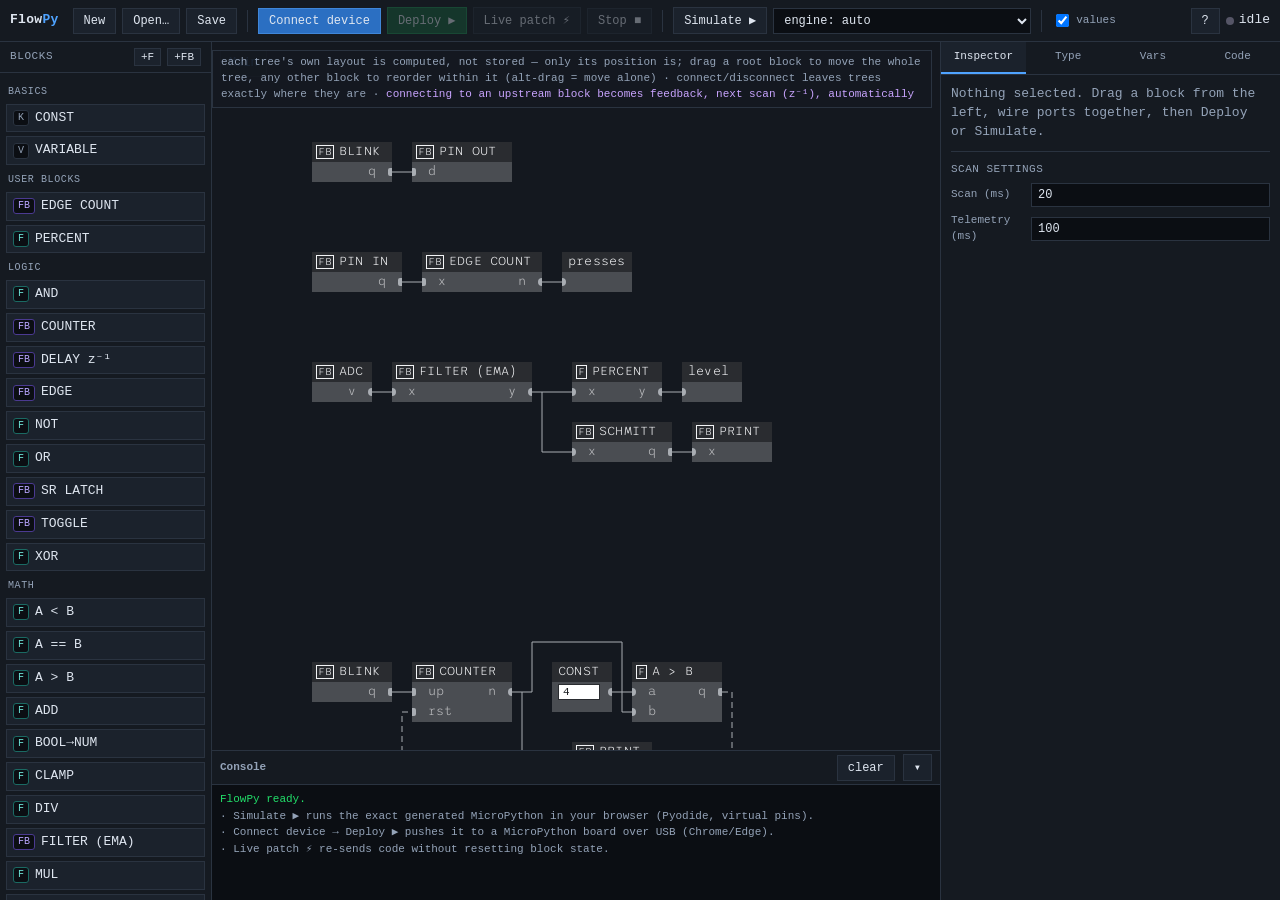
<file: index.html>
<!DOCTYPE html>
<html lang="en">
<head>
<meta charset="utf-8">
<meta name="viewport" content="width=device-width, initial-scale=1">
<title>FlowPy — node IDE for MicroPython</title>
<link rel="stylesheet" href="css/style.css">
<link rel="manifest" href="manifest.webmanifest">
<link rel="icon" href="icon.svg" type="image/svg+xml">
<meta name="theme-color" content="#000000">
</head>
<body>
<div id="app">
<div id="top">
  <div class="brand">Flow<span>Py</span></div>
  <button id="bNew">New</button>
  <button id="bLoad">Open…</button>
  <button id="bSave">Save</button>
  <input id="fileIn" type="file" accept=".py" style="display:none">
  <div class="sep"></div>
  <button id="bConnect" class="pri">Connect device</button>
  <button id="bDeploy" class="ok" disabled>Deploy ▶</button>
  <button id="bPatch" disabled title="Push code changes without resetting state">Live patch ⚡</button>
  <button id="bStop" disabled>Stop ■</button>
  <div class="sep"></div>
  <button id="bSim">Simulate ▶</button>
  <select id="engine" title="simulation engine">
    <option value="auto">engine: auto</option>
    <option value="py">engine: Python (Pyodide, exact)</option>
    <option value="js">engine: fast (offline)</option>
  </select>
  <div class="sep"></div>
  <label style="display:flex;align-items:center;gap:4px"><input type="checkbox" id="cbVals" checked style="width:auto"> values</label>
  <div class="sp"></div>
  <button id="bHelp" title="help">?</button>
  <div id="status"><span class="dot" id="dot"></span><span id="statusTxt">idle</span></div>
</div>
<div id="main">
  <div id="left">
    <div class="panelhd">Blocks <span class="sp" style="flex:1"></span>
      <button id="bNewF" title="New stateless function">+F</button>
      <button id="bNewFB" title="New function block (stateful)">+FB</button>
    </div>
    <div class="scroll" style="flex:1"><div id="pal"></div></div>
  </div>
  <div id="center">
    <div id="cwrap">
      <div id="world">
        <svg id="wires"><g id="wireg" transform="translate(20000,20000)"></g></svg>
        <div id="nodes"></div>
      </div>
      <div id="crumb"></div>
      <div id="hint">each tree's own layout is computed, not stored — only its position is; drag a root block to move the whole tree, any other block to reorder within it (alt-drag = move alone) · connect/disconnect leaves trees exactly where they are · <span style="color:#c9a4ff">connecting to an upstream block becomes feedback, next scan (z⁻¹), automatically</span></div>
    </div>
    <div id="bottom">
      <div id="conhd"><b>Console</b><span id="rate"></span><span class="sp" style="flex:1"></span>
        <button id="bClear">clear</button><button id="bMin">▾</button></div>
      <div id="con" class="scroll"></div>
    </div>
  </div>
  <div id="right">
    <div class="tabs">
      <div class="tab on" data-t="insp">Inspector</div>
      <div class="tab" data-t="type">Type</div>
      <div class="tab" data-t="vars">Vars</div>
      <div class="tab" data-t="code">Code</div>
    </div>
    <div class="tabbody" id="tb-insp"></div>
    <div class="tabbody" id="tb-type" style="display:none"></div>
    <div class="tabbody" id="tb-vars" style="display:none"></div>
    <div class="tabbody" id="tb-code" style="display:none"></div>
  </div>
</div>
</div>
<div id="ghost"></div>
<div id="modal"><div class="mbox" id="mbox"></div></div>
<script src="js/model.js"></script>
<script src="js/editor.js"></script>
<script src="js/router.js"></script>
<script src="js/codegen.js"></script>
<script src="js/sim-fast.js"></script>
<script src="js/device.js"></script>
<script>
if('serviceWorker' in navigator){
  window.addEventListener('load', ()=>{ navigator.serviceWorker.register('sw.js').catch(()=>{}); });
}
</script>
</body>
</html>
</file>
<file: css/style.css>
/* self-hosted (OFL-licensed, no CDN at runtime — this app needs to work
   offline) — rounded/thin geometric monospace for block titles, the closest
   available match to the line-font reference image. Only the weight
   actually used (300) is downloaded. */
@font-face{font-family:'Sono';font-style:normal;font-weight:300;font-display:swap;
  src:url('../fonts/Sono-Light.woff2') format('woff2')}
:root{
  --bg:#0e1116; --bg2:#151a21; --bg3:#1b222c; --line:#2a3340; --line2:#38445a;
  --fg:#dfe6f0; --fg2:#94a3b8; --acc:#4fa3ff; --acc2:#2b6fc2;
  --ok:#22e06a; --warn:#f5b23f; --err:#ff5d5d;
  --fb:#7c5cff; --f:#00b3a4; --io:#f5883f; --varc:#e0679b; --konst:#8a94a6;
  --r:6px; --mono:ui-monospace,"SF Mono","Cascadia Mono","JetBrains Mono","IBM Plex Mono",Menlo,Consolas,"Liberation Mono",monospace;
  /* --iz: inverse of the current canvas zoom (cam.z), kept live by applyCam().
     #nodes is scaled with CSS `zoom:cam.z`, so a local size of
     `Npx * var(--iz)` renders on screen at a constant N device px at any
     zoom — used for every hairline (outlines) that should never get thick
     when zoomed in or vanish when zoomed out. Content that SHOULD grow/
     shrink with zoom (text, port/block geometry) is left as a plain px
     value, uncompensated. */
  --iz:1;
  --nbody:#4a4d52; --ntitle:#2a2c30; --ntxt:#ececee; --nport:#a9adb3; --nline:#a9adb3;
  /* --hdr/--row: the header slot height and port-row height, measured from
     real text/icon metrics then rounded up to a whole GRID unit (see
     model.js HDR_()/ROW_()) — kept live by editor.js so every block in the
     DOM shares the exact same values the model used to compute port
     positions. 20px here is just the pre-JS fallback for the first paint. */
  --hdr:20px; --row:20px; --vpad:10px; --portsize:8px; --portgap:8px;
}
*{box-sizing:border-box}
html,body{height:100%;margin:0}
body{background:var(--bg);color:var(--fg);font:13px/1.45 var(--mono);overflow:hidden}
button,input,select,textarea{font-family:inherit;font-size:12px;color:var(--fg)}
button{background:var(--bg3);border:1px solid var(--line);border-radius:var(--r);padding:5px 10px;cursor:pointer}
button:hover{background:#232c39;border-color:var(--line2)}
button:disabled{opacity:.4;cursor:not-allowed}
button.pri{background:var(--acc2);border-color:#3f86d8}
button.pri:hover{background:#3f86d8}
button.ok{background:#16603a;border-color:#1e8a52}
button.ok:hover{background:#1e8a52}
button.danger{background:#5f2020;border-color:#8a2f2f}
input,select,textarea{background:#0b0e13;border:1px solid var(--line);border-radius:4px;padding:4px 6px;outline:none}
input:focus,select:focus,textarea:focus{border-color:var(--acc)}
label{font-size:11px;color:var(--fg2)}

#app{display:grid;grid-template-rows:42px 1fr;height:100%}
#top{display:flex;align-items:center;gap:6px;padding:0 10px;background:var(--bg2);border-bottom:1px solid var(--line)}
#top .brand{font-weight:700;letter-spacing:.3px;margin-right:8px}
#top .brand span{color:var(--acc)}
#top .sp{flex:1}
.sep{width:1px;height:22px;background:var(--line);margin:0 4px}
#main{display:grid;grid-template-columns:212px 1fr 340px;min-height:0}
#left,#right{background:var(--bg2);display:flex;flex-direction:column;min-height:0}
#left{border-right:1px solid var(--line)}
#right{border-left:1px solid var(--line)}
#center{position:relative;min-width:0;display:flex;flex-direction:column}
.panelhd{padding:6px 10px;font-size:11px;text-transform:uppercase;letter-spacing:.6px;color:var(--fg2);border-bottom:1px solid var(--line);display:flex;align-items:center;gap:6px;flex:0 0 auto}
.panelhd button{padding:2px 6px;font-size:11px}
.scroll{overflow:auto;min-height:0}
.scroll::-webkit-scrollbar{width:9px;height:9px}
.scroll::-webkit-scrollbar-thumb{background:#2c3644;border-radius:5px}

/* palette */
#pal{padding:6px}
.palgroup{margin-bottom:8px}
.palgroup>.t{font-size:10px;color:var(--fg2);text-transform:uppercase;letter-spacing:.6px;margin:6px 2px 4px}
.palitem{display:flex;align-items:center;gap:6px;padding:4px 6px;border:1px solid var(--line);border-radius:5px;background:var(--bg3);margin-bottom:4px;cursor:grab;user-select:none}
.palitem:hover{border-color:var(--acc)}
.palitem .k{font:10px/1 var(--mono);padding:2px 4px;border-radius:3px;background:#0b0e13;color:var(--fg2);border:1px solid var(--line)}
.palitem .k.FB{color:#b9a6ff;border-color:#4b3a91}
.palitem .k.F{color:#6fe4d8;border-color:#1b6a63}
.palitem .n{flex:1;overflow:hidden;text-overflow:ellipsis;white-space:nowrap}
.palitem .e{opacity:0;font-size:11px;color:var(--fg2)}
.palitem:hover .e{opacity:1}

/* canvas */
#cwrap{flex:1;position:relative;overflow:hidden;background:#14181f;cursor:default}
/* #world only ever pans (translate) now — zoom is split per-layer below, since
   the two layers need different scaling mechanisms to both stay crisp. */
#world{position:absolute;left:0;top:0;transform-origin:0 0;will-change:transform}
/* SVG re-vectorizes under a CSS transform, so `scale()` stays pixel-crisp at
   any zoom — this box is deliberately sized/centered so its own default
   transform-origin (50% 50%, i.e. its own centre) lands exactly on graph
   origin (0,0), the same point #world used to scale everything around. */
#wires{position:absolute;left:-20000px;top:-20000px;width:40000px;height:40000px;overflow:visible;pointer-events:none}
#wires .hit{stroke:transparent;stroke-width:14;fill:none;pointer-events:stroke;cursor:pointer}
/* HTML content scaled via `transform` is a GPU-compositor bitmap stretch —
   fast, but visibly blurry mid-zoom until the next idle repaint. `zoom`
   instead forces a genuine per-level re-layout of every descendant (text,
   borders, port shapes), so it stays crisp continuously as cam.z changes —
   see applyCam() in editor.js, which sets #nodes.style.zoom = cam.z. */
#nodes{position:absolute;left:0;top:0}
#crumb{position:absolute;left:8px;top:8px;z-index:5;display:flex;gap:6px;align-items:center;background:rgba(21,26,33,.92);border:1px solid var(--line);border-radius:var(--r);padding:4px 8px;font-size:12px}
#crumb a{color:var(--acc);cursor:pointer;text-decoration:none}
#hint{position:absolute;right:8px;top:8px;z-index:5;background:rgba(21,26,33,.92);border:1px solid var(--line);border-radius:var(--r);padding:4px 8px;font-size:11px;color:var(--fg2)}

.node{position:absolute;background:var(--bg2);border:1px solid var(--line2);border-radius:7px;
  box-shadow:0 3px 12px rgba(0,0,0,.45);user-select:none;font-size:12px}
.node.err{border-color:var(--err)}
.node .hd{height:20px;display:flex;align-items:center;gap:5px;padding:0 6px;border-radius:6px 6px 0 0;font-size:14px;
  line-height:1;background:linear-gradient(#232c39,#1b222c);border-bottom:1px solid var(--line);cursor:move;font-weight:400;overflow:hidden}
.node .hd .badge{font:10px/1 var(--mono);padding:2px 3px;border-radius:3px;border:1px solid;flex:0 0 auto}
.node .hd .ttl{overflow:hidden;text-overflow:ellipsis;white-space:nowrap;flex:1;cursor:text}
.node .hd .ttl:hover{text-decoration:underline dotted}
.node .hd .ttl-edit{flex:1;width:0;min-width:0;height:16px;padding:0 2px;font:inherit;font-weight:400}
.node.auto{opacity:.88}
.node.auto .hd::after{content:'auto';font-size:8px;opacity:.6;margin-left:auto;padding-left:4px;font-weight:400}
.node.k-FB .hd .badge{color:#b9a6ff;border-color:#4b3a91;background:#1d1733}
.node.k-F  .hd .badge{color:#6fe4d8;border-color:#1b6a63;background:#0d2b28}
.node.k-io .hd{background:linear-gradient(#3a2a17,#2a1f12)}
.node.k-var .hd{background:linear-gradient(#3a1f2c,#2a1720)}
.node.k-const .hd{background:linear-gradient(#242a33,#1a1f26)}
.node .body{position:relative}  /* .node is borderless now (see the theme block below) — no border-compensating margin needed; ports/wires already land on the same grid point without it */
.port{position:absolute;width:11px;height:11px;border-radius:50%;background:#0b0e13;border:2px solid var(--line2);cursor:crosshair;z-index:2}
/* fully superseded by .port:hover::before below (the flush ::before overlay
   is what's actually visible) — kept box-shadow:none/background:none
   explicit rather than deleting the rule outright, so this stays correct
   even if something later stops overriding every property it used to set
   (see the .plabel dead-rule bug for why relying on file order alone is
   fragile). */
.port:hover,.port.tgt{background:none;box-shadow:none}
.port.bool{border-radius:2px}
.plabel{position:absolute;font-size:13px;line-height:1;color:var(--fg2);white-space:nowrap;pointer-events:none}
.node .val{position:absolute;right:6px;font:10px/1 var(--mono);color:var(--fg2)}
/* right inset matches .plabel's 12px, not the left's 6px: a hasField block
   (CONST) has an output port poking half-into its right edge, and 6px was
   exactly that port's visible radius — the field ran right up against it
   with zero breathing room, while the port-free left side had a clean gap,
   reading as off-centre even though the box itself was mathematically
   symmetric. */
.node .pfield{position:absolute;left:6px;right:12px;height:18px}
.node .pfield input{width:100%;height:18px;padding:0 4px;font:11px/1 var(--mono)}
.wire{fill:none;stroke:#4a5768;stroke-width:2;stroke-linecap:round;stroke-linejoin:round}
.wire.back{stroke:#b07cff;stroke-dasharray:7 5}
.wlabel.backlabel{fill:#c9a4ff}
.wire.sel{stroke:var(--acc);stroke-width:3}
.wlabel{font:10px var(--mono);fill:#9fb0c6;paint-order:stroke;stroke:#0e1116;stroke-width:3px;stroke-linejoin:round}

/* right panel */
.tabs{display:flex;border-bottom:1px solid var(--line);flex:0 0 auto}
.tabs .tab{flex:1;text-align:center;padding:7px 4px;font-size:11px;color:var(--fg2);cursor:pointer;border-bottom:2px solid transparent}
.tabs .tab.on{color:var(--fg);border-bottom-color:var(--acc);background:var(--bg3)}
.tabbody{flex:1;min-height:0;overflow:auto;padding:10px}
.row{display:flex;gap:6px;align-items:center;margin-bottom:6px}
.row>label{width:74px;flex:0 0 auto}
.row>input,.row>select{flex:1;min-width:0}
.hr{height:1px;background:var(--line);margin:10px 0}
.sub{font-size:11px;color:var(--fg2);margin:10px 0 5px;text-transform:uppercase;letter-spacing:.5px}
textarea.code{width:100%;font:12px/1.5 var(--mono);background:#0b0e13;border:1px solid var(--line);border-radius:5px;padding:8px;resize:vertical;tab-size:4;white-space:pre;overflow-wrap:normal;overflow-x:auto}
pre.code{width:100%;font:11px/1.45 var(--mono);background:#0b0e13;border:1px solid var(--line);border-radius:5px;padding:8px;margin:0;overflow:auto;max-height:100%}
.plist{border:1px solid var(--line);border-radius:5px;overflow:hidden}
.plist .pr{display:flex;gap:4px;align-items:center;padding:4px;border-bottom:1px solid var(--line);background:#0b0e13}
.plist .pr:last-child{border-bottom:0}
.plist .pr input{flex:1;min-width:0}
.plist .pr select{width:64px}
.plist .pr button{padding:2px 6px}
.chip{display:inline-block;padding:1px 6px;border-radius:10px;font-size:10px;border:1px solid var(--line2);color:var(--fg2)}
.mono{font-family:var(--mono)}

/* console */
#bottom{height:150px;border-top:1px solid var(--line);background:#0b0e13;display:flex;flex-direction:column;flex:0 0 auto}
#bottom.min{height:26px}
#conhd{display:flex;align-items:center;gap:8px;padding:3px 8px;background:var(--bg2);border-bottom:1px solid var(--line);font-size:11px;color:var(--fg2);flex:0 0 auto}
#con{flex:1;overflow:auto;padding:6px 8px;font:11px/1.5 var(--mono);white-space:pre-wrap}
#con .e{color:var(--err)} #con .w{color:var(--warn)} #con .i{color:var(--fg2)} #con .g{color:var(--ok)}
#status{display:flex;align-items:center;gap:5px}
.dot{width:8px;height:8px;border-radius:50%;background:#556}
.dot.on{background:var(--ok)}
.dot.busy{background:var(--warn)}
.dot.err{background:var(--err)}

/* modal */
#modal{position:fixed;inset:0;background:rgba(5,7,10,.65);display:none;align-items:center;justify-content:center;z-index:100}
#modal.on{display:flex}
.mbox{background:var(--bg2);border:1px solid var(--line2);border-radius:10px;padding:16px;width:420px;box-shadow:0 20px 60px rgba(0,0,0,.6)}
.mbox h3{margin:0 0 12px;font-size:14px}
.mrow{display:flex;gap:8px;justify-content:flex-end;margin-top:14px}
#ghost{position:fixed;pointer-events:none;z-index:200;opacity:.85;display:none}
#valtip{position:fixed;pointer-events:none;z-index:250;display:none;font:11px/1 var(--mono);
  background:#000;color:#fff;border:1px solid #fff;padding:3px 6px;white-space:nowrap}

/* ======= sharp corners everywhere ======= */
button,input,select,textarea,.palitem,.plist,.chip,.mbox,pre.code,textarea.code,
#crumb,#hint,.tabs .tab,#ghost .node{border-radius:0}

/* ======= blocks: borderless — medium/dark-grey body, dark-grey title bar, no box outline ======= */
/* The title block (.hd) is exactly one GRID unit tall and starts flush
   at .node's own top edge — no padding on .node itself. .node's own top
   edge (n.y in model.js) is still half a grid unit off the port grid
   (VPAD), but that offset shows up entirely as the TITLE simply not
   being grid-aligned, not as visible space before it: the half-grid
   breathing room instead sits AFTER the title, between .hd's bottom edge
   and the body's real content — see .body's margin-top below — which is
   what gives the first row's port/label actual clearance from the title
   bar instead of landing flush against it (port 0 lands exactly one
   more grid line below .hd's own bottom edge, per model.js's portPos()).

   .node's own background is a hard-stop gradient (same trick as the
   header's own .hd-bar painted region below), not a flat fill: it only
   starts painting at "100% height minus HDR_", bottom-anchored, so the
   grey body colour covers everything from the header's bottom edge down
   to the block's own bottom edge — including the VPAD gap after the
   header (deliberately body-coloured, it's where the first row's content
   breathes) and the tight trailing space blockH()/the .prow rules below
   leave after the last row (which isn't part of any element's own flow
   box). .hd paints its own background over the title region itself
   (unaffected by any of this — see its own rule below). */
.node{color:var(--ntxt);border:none;border-radius:0;box-shadow:none;cursor:move;font-weight:300;
  background:linear-gradient(var(--nbody),var(--nbody));background-repeat:no-repeat;background-position:bottom;
  background-size:100% calc(100% - var(--hdr,20px))}
/* selected: the block's BODY recolors to the same electric blue a selected
   wire's stroke uses (--acc) — --nbody is what .node's own background
   gradient (below) reads, so overriding it here is enough. The title bar
   goes blue too, but a darker shade (--acc2, the same muted blue already
   used for a primary button's hover state) — .hd-bar is what actually
   paints over the title area (see its own rule further down), so that's
   what needs the override; plain color, no outline. */
.node.sel{--nbody:var(--acc);box-shadow:none}
.node.sel .hd,.node.sel .hd-bar{background:var(--acc2)}
/* dragging: everything in the drag's scope (see startFreeDrag/dragPreview
   in editor.js) goes 50% translucent instead of an outline. */
.node.moving{opacity:.5}
/* error: still a hairline outline (box itself stays borderless) — calc(px *
   --iz) resolves to a constant 1 device px at any zoom because #nodes is
   scaled with `zoom` (real per-level layout, see applyCam() in editor.js),
   not `transform:scale`, which used to leave this only an approximate,
   bounded hairline. */
.node.err{outline:calc(1px*var(--iz)) solid var(--err);outline-offset:calc(3px*var(--iz))}
/* the header's own BOX stays the full reserved GRID unit tall (20px) — .body
   still has to start exactly there, in normal document flow, for every
   port-row offset elsewhere to stay correct. The painted title BAR is a
   separate inner element (.hd-bar), sized by ordinary CSS content flow
   (padding + line-height around the badge/title it actually contains) —
   not a hand-picked pixel cutoff. A fixed-pixel guess (tried twice: 14px,
   then 10px) has no relationship to how tall the text it's supposed to
   contain actually renders, so it either clips the text (too short) or
   leaves dead space (too tall) the moment the font/size/padding changes —
   exactly what happened here. Letting the browser size the bar to its own
   content is the only version of this that stays correct automatically.
   The bar is still checked against the hard constraint it has to respect —
   ports sit exactly on the grid dot one unit down (model.js, no PORT_PAD),
   reaching up to half their own height above that dot — by keeping the
   bar's font-size/padding modest enough that its natural height clears
   that, verified by measuring the real rendered box, not by assuming. */
.node .hd,
.node.k-FB .hd,.node.k-F .hd,.node.k-io .hd,.node.k-var .hd,.node.k-const .hd{
  height:var(--hdr,20px);position:relative;background:var(--ntitle);border:none;padding:0;overflow:visible}
/* bottom:0 (not just top:0) so this stretches across .hd's FULL reserved
   height — align-items:center then centres the badge+title vertically in
   the whole title bar, not just within hd-bar's own shorter natural
   (padding+line-height) box. padding-top/bottom are 0 (not some other
   hand-picked value) specifically so that vertical centering is the ONLY
   thing positioning the badge vertically — padding-left is
   --badgeinset (model.js's badgeInset()), computed as exactly half the
   leftover space centering already puts above/below the badge, so the
   left/top/bottom gaps around the badge end up equal by construction,
   not by matching two independently-chosen numbers. padding-right stays
   a plain 6px — unrelated to the badge, it's the title's own right-edge
   inset. */
.node .hd-bar{
  position:absolute;left:0;top:0;right:0;bottom:0;box-sizing:border-box;
  display:flex;align-items:center;gap:5px;padding:0 6px;
  background:var(--ntitle);color:#f2f3f5;font-weight:300;letter-spacing:.2px;font-size:13.2px;
  overflow:hidden}
/* only F/FB kinds ever render a badge — io/var/const keep the plain
   symmetric 6px left inset above, since --badgeinset is specifically
   derived from the badge's own height and would be meaningless (and
   visually just shift the title left for no reason) on a title bar with
   no badge in it. */
.node.k-FB .hd-bar,.node.k-F .hd-bar{padding-left:var(--badgeinset,6px)}
.node .hd .badge,
.node.k-FB .hd .badge,.node.k-F .hd .badge{
  background:transparent;color:#f2f3f5;border:calc(1px*var(--iz)) solid #f2f3f5;border-radius:0;
  font-family:'Sono',var(--mono);font-weight:300;font-size:var(--badgesize,10px);line-height:1;padding:0 1px;flex:0 0 auto}
.node .hd .ttl{overflow:hidden;text-overflow:ellipsis;white-space:nowrap;flex:1;cursor:text}
/* body layout: a real hierarchy, not individually-computed absolute
   positions. .prow is exactly one measured row tall (--row, see model.js
   HDR_()/ROW_()) and stacks in plain flex flow — row i's own flow-box
   naturally starts at i*row-height, no explicit `top` needed anywhere.
   transform:translateY(-50%) then shifts each row's PAINT (not its flow
   box, which is what its neighbours stack against) up by half its own
   height, landing its content's centre exactly on the row's own top
   edge — the grid line — instead of the row's middle; ports must sit on
   an exact grid dot, and centering naturally within a row would land them
   half a row off that.

   .prow's own flow height is --portsize (the PORT's own size, 8px), not
   the full --row (20px) a row needs for SPACING to the next one — those
   are different requirements. A row still has to be exactly --row past
   the PREVIOUS row's grid line (ports must land exactly GRID apart, no
   negotiating that), which margin-top on every row but the first
   supplies directly; but nothing needs a full spare grid unit reserved
   AFTER the truly last row, and reserving one anyway (an earlier version
   of this rule did, using --row for every row uniformly) is exactly what
   produced a real, screenshot-visible bug: a large, unaccounted gap below
   a block's last port, worst on a one-row block where that spare unit is
   the majority of the block's total height. The PORT stays a normal flex
   child (align-items:center is a no-op once the row's own box is exactly
   the port's own size, but harmless to leave). The LABEL is pulled out of
   flow entirely (position:absolute below) so ITS height — usually taller
   than the port — never forces the row's flow box to grow back to
   something --portsize can't hold; .prow's own translateY(-50%) still
   applies to the label the same as the port, since transform affects an
   element's whole subtree, so both end up correctly centred on the same
   grid line regardless of the row's own tiny box height.

   CONST (the one hasField block) is the one exception, overridden below:
   its single row also hosts an editable value input, which needs the
   full --row it's always had, not the tight label/port sizing. */
.node .body{position:relative;display:flex;flex-direction:row;margin-top:var(--vpad,10px)}
.node .ins-col,.node .outs-col{display:flex;flex-direction:column;flex:0 0 auto}
.node .body-spacer{flex:1 1 auto}
.node .prow{height:var(--portsize,8px);position:relative;display:flex;align-items:center;transform:translateY(-50%);overflow:visible}
.node .prow:not(:first-child){margin-top:calc(var(--row,20px) - var(--portsize,8px))}
.node.k-const .prow{height:var(--row,20px)}
.node .outs-col .prow{justify-content:flex-end}
.node .plabel{position:absolute;top:50%;transform:translateY(-50%);color:var(--ntxt);opacity:.7;font-family:'Sono',var(--mono);font-weight:300;font-size:13.2px;white-space:nowrap;pointer-events:none}
.node .ins-col .plabel{left:calc(var(--portsize,8px) + var(--portgap,8px))}
.node .outs-col .plabel{right:calc(var(--portsize,8px) + var(--portgap,8px))}
/* CONST is the only hasField block and always has exactly one port/row.
   .pfield is a sibling of .body's columns, not a child of .prow, so it
   never inherited the row-centering convention every other row uses —
   top:1px+bottom:1px centered it on .body's own MIDDLE, but the port
   (via .prow's translateY(-50%)) sits at .body's flow-TOP, the grid
   line — same mismatch as the .plabel-vs-.port bug earlier this session,
   just for the field instead of a label. Fixed the same way every other
   row aligns to its grid line: anchor at the flow-top (top:0) and
   transform:translateY(-50%) to centre the field'S OWN box on that
   point, not on .body's unrelated full-height middle. */
.node .pfield{top:0;bottom:auto;height:calc(var(--row,20px) - 4px);transform:translateY(-50%)}
.node .pfield input{height:100%;background:#fff;border:calc(1px*var(--iz)) solid var(--ntitle);color:#1b1d20}
.node .hd .ttl-edit{flex:1;width:0;min-width:0;padding:0 2px;font:inherit;font-weight:400;background:var(--ntitle);border:calc(1px*var(--iz)) solid #f2f3f5;color:#f2f3f5}
/* the block's own name — the dominant, large-scale text on the canvas,
   closest in role to the reference image — renders in Sono (thin/rounded
   geometric monospace, self-hosted above) instead of the app's regular
   --mono stack. Not "OLF Mod B" itself (that needs the literal font file);
   this is a real filled typeface, not an outline effect, per the "not an
   outline" correction. font-weight must stay 300 to match the one static
   weight actually downloaded — anything else falls back to a faux-bold
   synthesis of it, or off Sono entirely. */
.node .hd .ttl{font-family:'Sono',var(--mono);font-weight:300}
.node.auto .hd-bar::after{content:'auto';font-size:8px;opacity:.7;margin-left:auto;padding-left:4px;font-weight:400;color:#f2f3f5}
.node.vbox .port{opacity:0;pointer-events:none;transition:opacity .12s}
.node.vbox:hover .port{opacity:1;pointer-events:auto}
.node.vbox .port.wired{opacity:1;pointer-events:auto}
/* connection points: light/medium-grey semicircles/half-squares SET INTO the
   block — the .port div itself keeps its original full size/position (still
   centred exactly on the block edge, same as before) so its click/drag hit
   area is unchanged; clip-path lives on a ::before overlay instead of the
   div itself, because clip-path removes the CLIPPED region from hit-testing
   too — applying it straight to .port silently cut the interactive area in
   half right along the boundary the user clicks nearest. The overlay paints
   only the inward half; the half that would poke out past the edge is
   simply not drawn, so the port reads as a flush notch, not a bead
   straddling the boundary, while remaining just as easy to grab as before.
   Size is deliberately EVEN (8px) — an odd width centred via an integer
   margin always lands its middle at N+0.5, not N, which put the 50% clip
   boundary — and so the flush edge — half a pixel off the true block edge
   (invisible under the old blurry transform-scaled rendering, obvious once
   #nodes switched to crisp `zoom` layout: a visible gap on the in-port
   side, a visible overhang on the out-port side). The port is a normal
   flex child of its row now (not absolutely positioned) — pulled out past
   its column's own edge to straddle the block boundary via
   transform:translateX (half its own width) rather than a negative
   margin, since transform never affects layout flow or sizing, only
   where the box paints — same mechanism already used to centre each row
   on its own top edge, just applied on the other axis. (The actual bug
   that made labels overlap ports — rowWidth collapsing to just the
   port's own footprint — turned out to be .plabel still carrying
   position:absolute from an old dead rule, unrelated to this
   margin/transform choice; see .plabel below. This transform is kept as
   the more predictable of the two, not because the margin was ever
   proven to be the cause.) position:relative (not static) only so the
   ::before overlay below still anchors to ITself via inset:0, not the
   nearest positioned ancestor. */
.port{width:8px;height:8px;background:transparent;border:none;border-radius:0;box-shadow:none;position:relative;flex:0 0 auto}
.port[data-s="in"]{transform:translateX(-4px)}
.port[data-s="out"]{transform:translateX(4px)}
.port::before{content:'';position:absolute;inset:0;background:var(--nport);border-radius:50%}
.port[data-s="in"]::before{clip-path:inset(0 0 0 50%)}
.port[data-s="out"]::before{clip-path:inset(0 50% 0 0)}
.port.bool::before{border-radius:2px}
.port:hover::before,.port.tgt::before{background:var(--acc)}
/* wires: vector-effect keeps the stroke a constant 1 device px at any zoom —
   width is no longer subject to the #world scale() transform at all. the
   crossing-gap length (router.js gappedD) is handled separately since it's
   baked into path geometry, not a stroke property — see HOPGAP_SCREEN_PX. */
.wire{stroke:var(--nline);stroke-width:1;stroke-linecap:butt;stroke-linejoin:miter;vector-effect:non-scaling-stroke}
.wire.back{stroke:var(--nline);stroke-dasharray:6 4}
.wire.sel{stroke:var(--acc);stroke-width:2}
.wlabel{fill:#fff;stroke:#14181f;stroke-width:2px;vector-effect:non-scaling-stroke;font-weight:300}
.wlabel.backlabel{fill:#fff}
</file>
